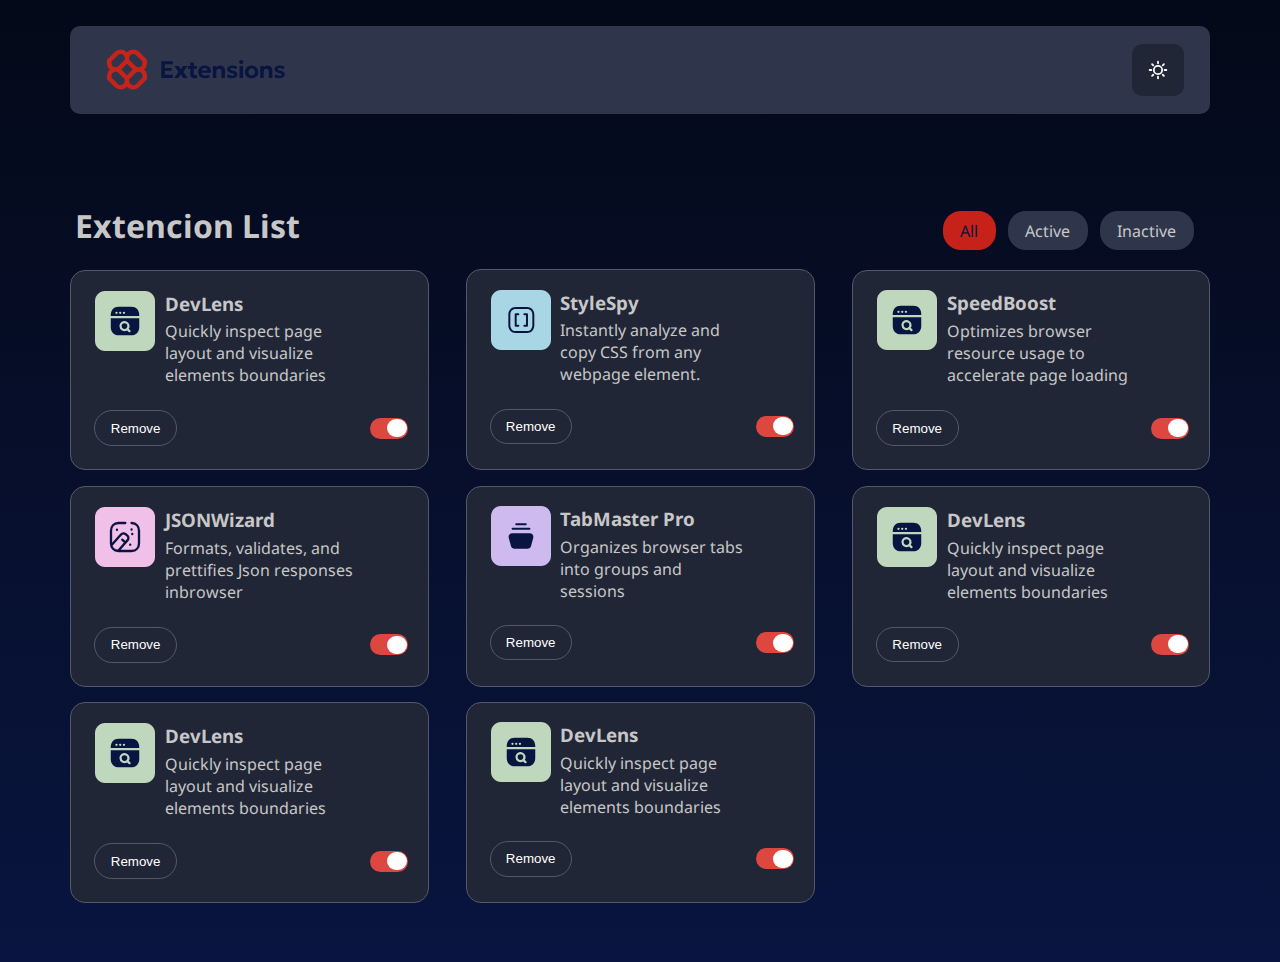
<file: index.html>
<!DOCTYPE html>
<html lang="en">

<head>
  <meta charset="UTF-8">
  <meta name="viewport" content="width=device-width, initial-scale=1.0">
  <!-- displays site properly based on user's device -->

  <link rel="icon" type="image/png" sizes="32x32" href="./assets/images/favicon-32x32.png">
  <link rel="stylesheet" href="index.css">
  <title>Frontend Mentor | Browser extensions manager UI</title>
  <link rel="preconnect" href="https://fonts.googleapis.com">
  <link rel="preconnect" href="https://fonts.gstatic.com" crossorigin>
  <link href="https://fonts.googleapis.com/css2?family=Noto+Sans:ital,wght@0,100..900;1,100..900&display=swap"
    rel="stylesheet">

</head>

<body>
  <header>
    <nav>
      <ul>
        <li><img id="logo" src="assets/images/logo.svg" alt="icono-Browser"></li>
        <li><img id="sol-icono" src="assets/images/icon-sun.svg" alt="icono/sol"></li>
      </ul>
    </nav>
  </header>
  <main>
    
    <section class="menu-primero">
      <div class="title-menu">
        <h1>Extencion List</h1>
      </div>
      <nav class="menu-nav">
        <ul>
          <li id="menu-todas"><a href="index.html"> All</a></li>
          <li id="menu-activas"><a href="active.html">Active</a></li>
          <li id="menu-inactivas"><a href="inactive.html">Inactive</a></li>
        </ul>
      </nav>
    </section>

    <section class="extenciones-contenedor">
      <article class="extencion-item">
        <div class="extencion-primero">
          <div><img class="logo-extencion" src="/assets/images/logo-devlens.svg" alt="Icono"></div>
          <div>
            <h3>DevLens</h3>
            <p>Quickly inspect page layout and visualize elements boundaries</p>
          </div>
        </div>

        <div class="extencion-segundo">
          <input id="btn-remover" type="button" value="Remove">
          <div class="btn-activar"><div></div></div>
        </div>
      </article>
      <article class="extencion-item">
        <div class="extencion-primero">
          <div><img class="logo-extencion" src="/assets/images/logo-style-spy.svg" alt="Icono"></div>
          <div>
            <h3>StyleSpy</h3>
            <p>Instantly analyze and copy CSS from any webpage element.</p>
          </div>
        </div>

        <div class="extencion-segundo">
          <input id="btn-remover" type="button" value="Remove">
          <div class="btn-activar"><div></div></div>
        </div>
      </article>
      <article class="extencion-item">
        <div class="extencion-primero">
          <div><img class="logo-extencion" src="/assets/images/logo-devlens.svg" alt="Icono"></div>
          <div>
            <h3>SpeedBoost</h3>
            <p>Optimizes browser resource usage to accelerate page loading</p>
          </div>
        </div>

        <div class="extencion-segundo">
          <input id="btn-remover" type="button" value="Remove">
          <div class="btn-activar"><div></div></div>
        </div>
      </article>
      <article class="extencion-item">
        <div class="extencion-primero">
          <div><img class="logo-extencion" src="/assets/images/logo-json-wizard.svg" alt="Icono"></div>
          <div>
            <h3>JSONWizard</h3>
            <p>Formats, validates, and prettifies Json responses inbrowser</p>
          </div>
        </div>

        <div class="extencion-segundo">
          <input id="btn-remover" type="button" value="Remove">
          <div class="btn-activar"><div></div></div>
        </div>
      </article>
      <article class="extencion-item">
        <div class="extencion-primero">
          <div><img class="logo-extencion" src="/assets/images/logo-tab-master-pro.svg" alt="Icono"></div>
          <div>
            <h3>TabMaster Pro</h3>
            <p>Organizes browser tabs into groups and sessions</p>
          </div>
        </div>

        <div class="extencion-segundo">
          <input id="btn-remover" type="button" value="Remove">
          <div class="btn-activar"><div></div></div>
        </div>
      </article>
      <article class="extencion-item">
        <div class="extencion-primero">
          <div><img class="logo-extencion" src="/assets/images/logo-devlens.svg" alt="Icono"></div>
          <div>
            <h3>DevLens</h3>
            <p>Quickly inspect page layout and visualize elements boundaries</p>
          </div>
        </div>

        <div class="extencion-segundo">
          <input id="btn-remover" type="button" value="Remove">
          <div class="btn-activar"><div></div></div>
        </div>
      </article>
      <article class="extencion-item">
        <div class="extencion-primero">
          <div><img class="logo-extencion" src="/assets/images/logo-devlens.svg" alt="Icono"></div>
          <div>
            <h3>DevLens</h3>
            <p>Quickly inspect page layout and visualize elements boundaries</p>
          </div>
        </div>

        <div class="extencion-segundo">
          <input id="btn-remover" type="button" value="Remove">
          <div class="btn-activar"><div></div></div>
        </div>
      </article>
      <article class="extencion-item">
        <div class="extencion-primero">
          <div><img class="logo-extencion" src="/assets/images/logo-devlens.svg" alt="Icono"></div>
          <div>
            <h3>DevLens</h3>
            <p>Quickly inspect page layout and visualize elements boundaries</p>
          </div>
        </div>

        <div class="extencion-segundo">
          <input id="btn-remover" type="button" value="Remove">
          <div class="btn-activar"><div></div></div>
        </div>
      </article>

    </section>
  </main>

  <script src="index.js"></script>
</body>

</html>
</file>
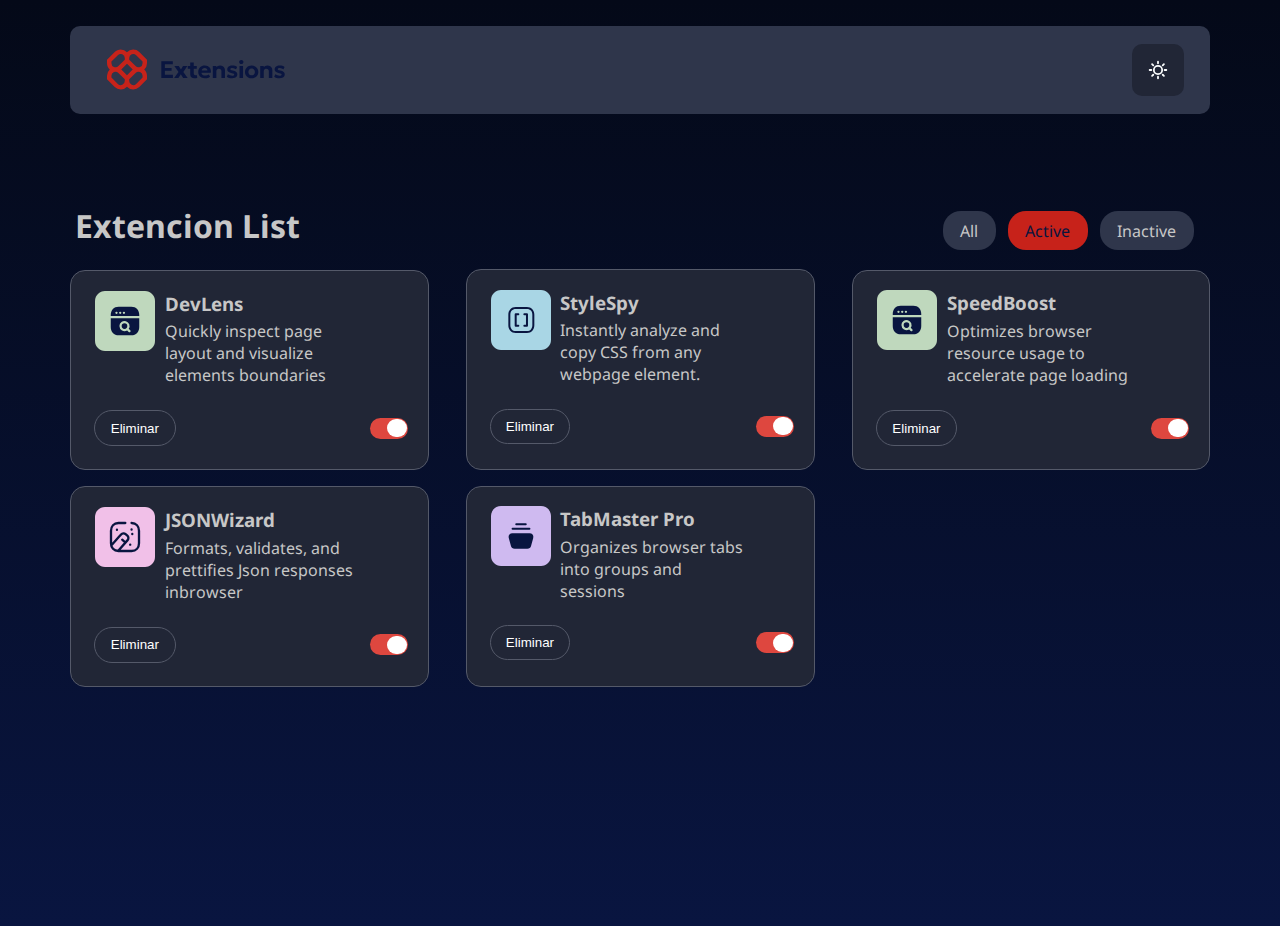
<file: active.html>
<!DOCTYPE html>
<html lang="en">

<head>
  <meta charset="UTF-8">
  <meta name="viewport" content="width=device-width, initial-scale=1.0">
  <!-- displays site properly based on user's device -->

  <link rel="icon" type="image/png" sizes="32x32" href="./assets/images/favicon-32x32.png">
  <!--Enlaces de estilos-->
  <link rel="stylesheet" href="index.css">
  <link rel="stylesheet" href="/active.css">
  <title>Frontend Mentor | Browser extensions manager UI</title>
  <link rel="preconnect" href="https://fonts.googleapis.com">
  <link rel="preconnect" href="https://fonts.gstatic.com" crossorigin>
  <link href="https://fonts.googleapis.com/css2?family=Noto+Sans:ital,wght@0,100..900;1,100..900&display=swap"
    rel="stylesheet">

</head>

<body>
  <header>
    <nav>
      <ul>
        <li><img id="logo" src="assets/images/logo.svg" alt="icono-Browser"></li>
        <li><img id="sol-icono" src="assets/images/icon-sun.svg" alt="icono/sol"></li>
      </ul>
    </nav>
  </header>
  <main>
    
    <section class="menu-primero">
      <div class="title-menu">
        <h1>Extencion List</h1>
      </div>
      <nav class="menu-nav">
        <ul>
          <li id="menu-todas"><a href="index.html"> All</a></li>
          <li id="menu-activas">Active</li>
          <li id="menu-inactivas">Inactive</li>
        </ul>
      </nav>
    </section>

    <section class="extenciones-contenedor">
      <article class="extencion-item">
        <div class="extencion-primero">
          <div><img class="logo-extencion" src="/assets/images/logo-devlens.svg" alt="Icono"></div>
          <div>
            <h3>DevLens</h3>
            <p>Quickly inspect page layout and visualize elements boundaries</p>
          </div>
        </div>

        <div class="extencion-segundo">
          <input id="btn-remover" type="button" value="Eliminar">
          <div class="btn-activar"><div></div></div>
        </div>
      </article>
      <article class="extencion-item">
        <div class="extencion-primero">
          <div><img class="logo-extencion" src="/assets/images/logo-style-spy.svg" alt="Icono"></div>
          <div>
            <h3>StyleSpy</h3>
            <p>Instantly analyze and copy CSS from any webpage element.</p>
          </div>
        </div>

        <div class="extencion-segundo">
          <input id="btn-remover" type="button" value="Eliminar">
          <div class="btn-activar"><div></div></div>
        </div>
      </article>
      <article class="extencion-item">
        <div class="extencion-primero">
          <div><img class="logo-extencion" src="/assets/images/logo-devlens.svg" alt="Icono"></div>
          <div>
            <h3>SpeedBoost</h3>
            <p>Optimizes browser resource usage to accelerate page loading</p>
          </div>
        </div>

        <div class="extencion-segundo">
          <input id="btn-remover" type="button" value="Eliminar">
          <div class="btn-activar"><div></div></div>
        </div>
      </article>
      <article class="extencion-item">
        <div class="extencion-primero">
          <div><img class="logo-extencion" src="/assets/images/logo-json-wizard.svg" alt="Icono"></div>
          <div>
            <h3>JSONWizard</h3>
            <p>Formats, validates, and prettifies Json responses inbrowser</p>
          </div>
        </div>

        <div class="extencion-segundo">
          <input id="btn-remover" type="button" value="Eliminar">
          <div class="btn-activar"><div></div></div>
        </div>
      </article>
      <article class="extencion-item">
        <div class="extencion-primero">
          <div><img class="logo-extencion" src="/assets/images/logo-tab-master-pro.svg" alt="Icono"></div>
          <div>
            <h3>TabMaster Pro</h3>
            <p>Organizes browser tabs into groups and sessions</p>
          </div>
        </div>

        <div class="extencion-segundo">
          <input id="btn-remover" type="button" value="Eliminar">
          <div class="btn-activar"><div></div></div>
        </div>
      </article>

    </section>
  </main>
</body>

</html>
</file>
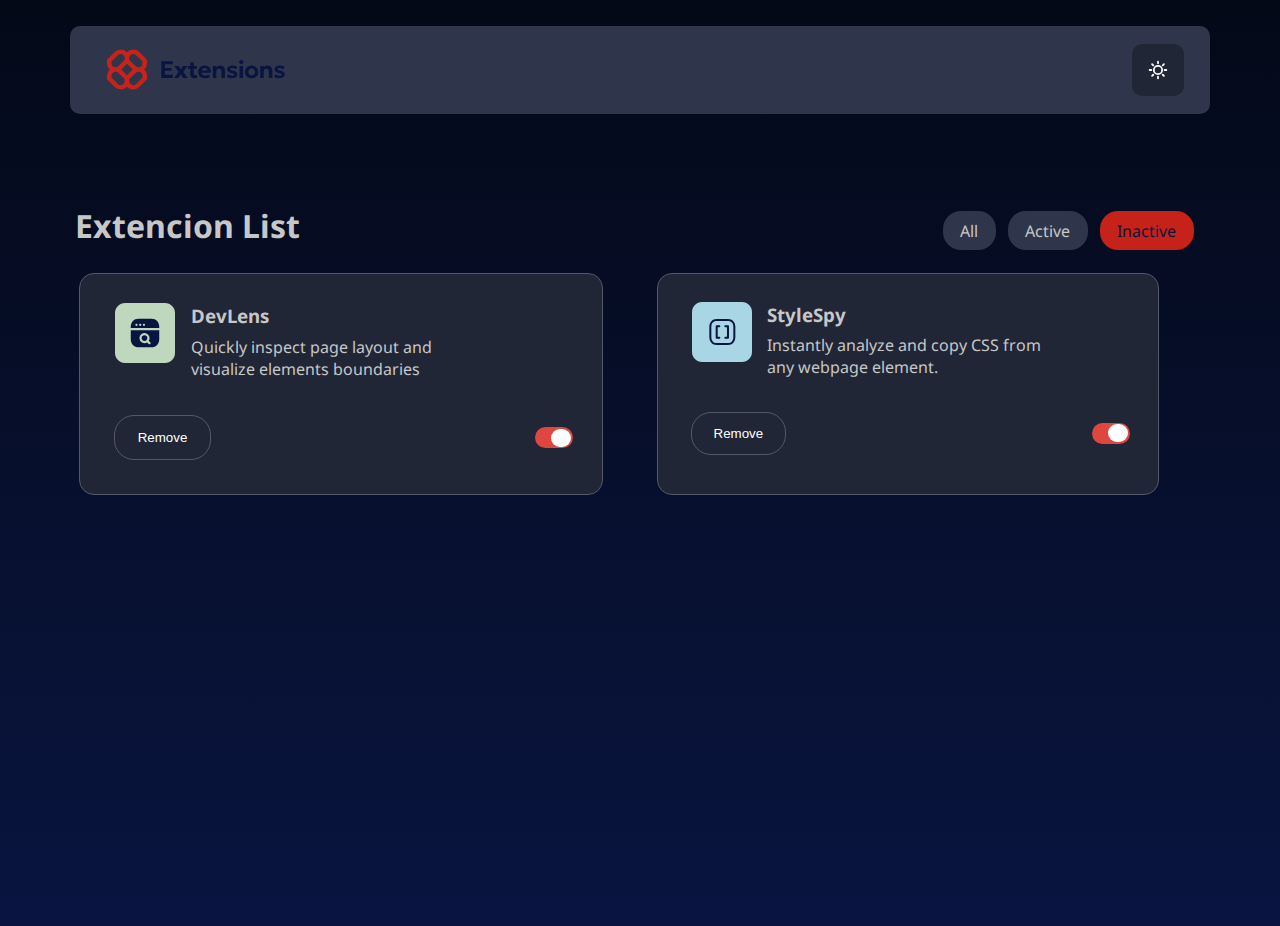
<file: inactive.html>
<!DOCTYPE html>
<html lang="en">

<head>
  <meta charset="UTF-8">
  <meta name="viewport" content="width=device-width, initial-scale=1.0">
  <!-- displays site properly based on user's device -->

  <link rel="icon" type="image/png" sizes="32x32" href="./assets/images/favicon-32x32.png">
  <!--Enlaces a estilos-->
  <link rel="stylesheet" href="index.css">
  <link rel="stylesheet" href="inactive.css">
  <title>Frontend Mentor | Browser extensions manager UI</title>
  <link rel="preconnect" href="https://fonts.googleapis.com">
  <link rel="preconnect" href="https://fonts.gstatic.com" crossorigin>
  <link href="https://fonts.googleapis.com/css2?family=Noto+Sans:ital,wght@0,100..900;1,100..900&display=swap"
    rel="stylesheet">

</head>

<body>
  <header>
    <nav>
      <ul>
        <li><img id="logo" src="assets/images/logo.svg" alt="icono-Browser"></li>
        <li><img id="sol-icono" src="assets/images/icon-sun.svg" alt="icono/sol"></li>
      </ul>
    </nav>
  </header>
  <main>
    
    <section class="menu-primero">
      <div class="title-menu">
        <h1>Extencion List</h1>
      </div>
      <nav class="menu-nav">
        <ul>
          <li id="menu-todas"><a href="index.html"> All</a></li>
          <li id="menu-activas"><a href="active.html">Active</a></li>
          <li id="menu-inactivas"><a href="inactive.html">Inactive</a></li>
        </ul>
      </nav>
    </section>

    <section class="extenciones-contenedor">
      <article class="extencion-item">
        <div class="extencion-primero">
          <div><img class="logo-extencion" src="/assets/images/logo-devlens.svg" alt="Icono"></div>
          <div>
            <h3>DevLens</h3>
            <p>Quickly inspect page layout and visualize elements boundaries</p>
          </div>
        </div>

        <div class="extencion-segundo">
          <input id="btn-remover" type="button" value="Remove">
          <div class="btn-activar"><div></div></div>
        </div>
      </article>
      <article class="extencion-item">
        <div class="extencion-primero">
          <div><img class="logo-extencion" src="/assets/images/logo-style-spy.svg" alt="Icono"></div>
          <div>
            <h3>StyleSpy</h3>
            <p>Instantly analyze and copy CSS from any webpage element.</p>
          </div>
        </div>

        <div class="extencion-segundo">
          <input id="btn-remover" type="button" value="Remove">
          <div class="btn-activar"><div></div></div>
        </div>
      </article>
      
    </section>
  </main>
</body>

</html>
</file>
<file: index.css>
*{
    margin: 0;
    padding: 0;
    list-style: none ;
}

body {
    color: hsl(0, 0%, 78%);
    background: linear-gradient(180deg, #040918 0%, #091540 100%);
    min-height: 100vh; /* para que cubra toda la pantalla */
    margin: 0; /* por si el navegador mete márgenes por defecto */
    font-family: 'Noto Sans', sans-serif; /* por si también querés seguir la guía de tipografía */
}



header{
    display: flex;
    justify-content: center;
    align-items: center;
    margin-top: 2%;
    width: 100%;
}
header nav{
    padding: 1% 2%;
    background-color:hsl(225, 23%, 24%);
    width: 80%;
    border-radius: 10px;
}
header ul{
    display: flex;
    justify-content:space-between;
    align-items: center;
}
header li{
    display: flex;
    align-items: center;
    padding: 1%;
}
header nav ul li:last-child{
    background-color: hsl(226, 25%, 17%);
    border-radius: 10px;
}
#sol-icono{
    width: 20px;
    height: 20px;
    margin: 5px;
}

.menu-primero{
    display: flex;
    flex-direction: column;
    align-items: center;
    justify-content: center;
    padding: 2%;
    width: 85%;
    box-sizing: border-box;
}
.title-menu{
    display: flex;
    justify-content: center;
    align-items: center;
    width: 100%;
}
.menu-nav{
    display: flex;
    justify-content: center;
    align-items: center;
    width: 100%;
    padding: 1%;
    box-sizing: border-box;
}
.menu-nav ul{
    display: flex;
    flex-direction: row;
    align-items: center;
    justify-content: center;
    width: 80%;
    gap: 12px;
    box-sizing: border-box;
    margin-top: 2%;
}
.menu-nav ul li{
    border-radius: 18px;
    padding:2% 4%;
    background-color:hsl(225, 23%, 24%);
    
}
.menu-nav ul li a{
    text-decoration: none;
    color: inherit;
}
#menu-todas{
    background-color: hsl(3, 77%, 44%);
    color: hsl(227, 75%, 14%);
}

main{
    display: flex;
    flex-direction: column;
    justify-content: center;
    align-items: center;
    padding: 4%;
}   

.extenciones-contenedor{
   display: grid;
   grid-template-columns: auto;
   justify-items: center;
   width: 100%;
    
}
.extencion-item{
    background-color: hsl(226, 25%, 17%);
    border: 1px solid hsl(226, 11%, 37%);
    padding:5%;
    border-radius: 15px;
    margin: 2% 0%;
    width: 80%;

}

.extencion-primero{
    display: flex;
    align-items: start;
    padding-bottom: 3%;
}
.extencion-primero div{
    padding: 0 1%;
}
.extencion-primero p{
    max-width: 80%;
}
.extencion-primero p, .extencion-primero h3, .extencion-primero img{
    padding: 2%;
    padding-top: 0;
}
.extencion-segundo{
    display: flex;
    justify-content: space-between;
    align-items: center;
    padding: 3% 0 1% 1%;
}
.extencion-segundo #btn-remover{
    padding: 3% 5%;
   border-radius: 20px;
    border: none;
    color: white;
    background-color: inherit;
    border: 1px solid hsl(226, 11%, 37%);
}
#btn-remover:focus{
    border: 2px solid hsl(3, 77%, 44%);
    background-color: hsl(226, 11%, 37%);
}
#btn-remover:hover{
    background-color: hsl(3, 77%, 44%);
    color: hsl(227, 75%, 14%);
    border: 1px solid hsl(226, 25%, 17%);
    cursor: pointer;
}

.btn-activar{
    width: 35px;
    height: 18px;
    background-color: hsl(3, 71%, 56%);
    border-radius: 20px;
    padding: 1.5px;
    display: flex;
    align-items: center;
    justify-content: end;
}


.btn-activar div{
    width: 20px;
    height: 18px;
    border-radius: 50px;
    background-color:white;
}

.btn-activar:hover{
    cursor: pointer;
}

@media screen and (min-width:1220px) {
   .extenciones-contenedor{
        grid-template-columns: auto auto auto;
   }
   .menu-primero{
      flex-direction: row;
      padding-bottom: 0;
      width: 100%;
   }
   .title-menu{
    justify-content: left;
   }
   .menu-nav,.menu-nav ul{
    justify-content: end;
   }
   header nav{
    width: 85%;
   }
}
</file>
<file: active.css>
#menu-todas{
    background-color: hsl(225, 23%, 24%);
    color: inherit;
}
#menu-activas{
    background-color: hsl(3, 77%, 44%);
    color: hsl(227, 75%, 14%);
}
</file>
<file: inactive.css>
#menu-todas{
    background-color: hsl(225, 23%, 24%);
    color: inherit;
}
#menu-inactivas{
    background-color: hsl(3, 77%, 44%);
    color: hsl(227, 75%, 14%);
}
</file>
